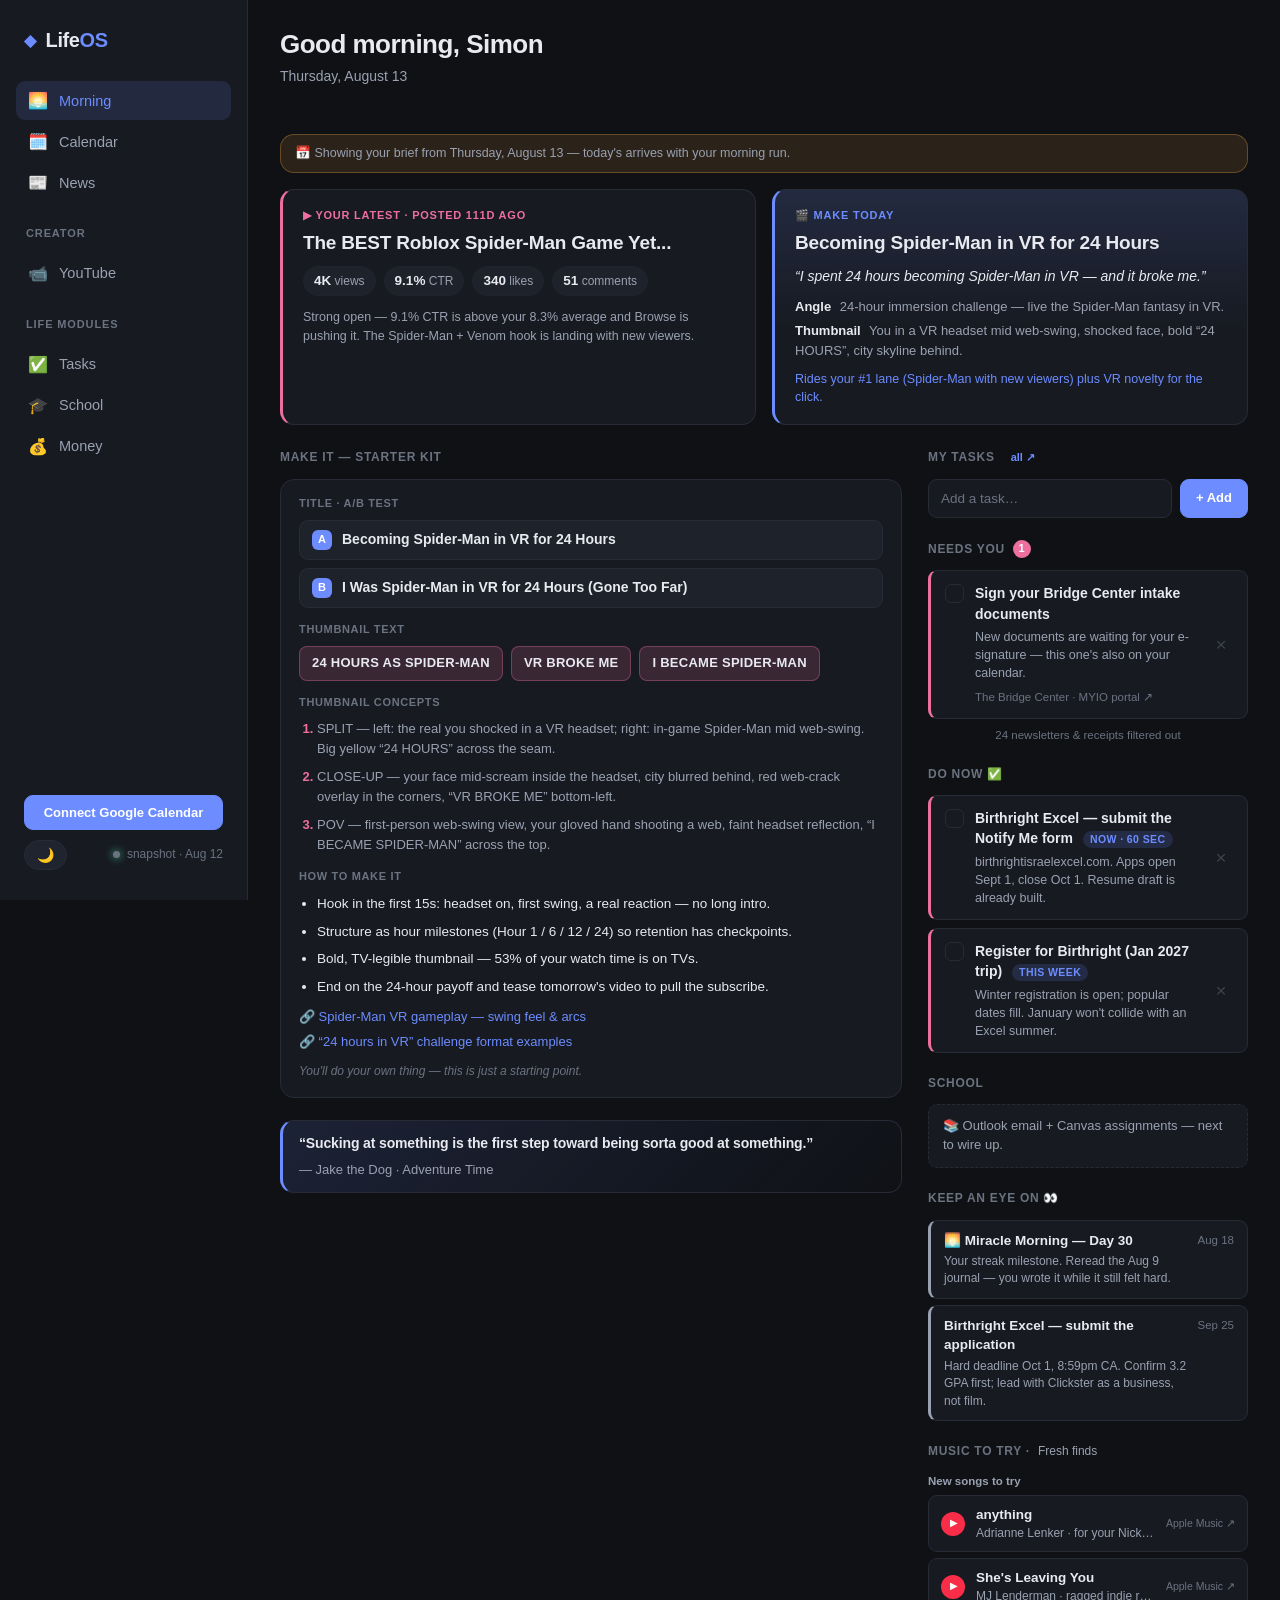
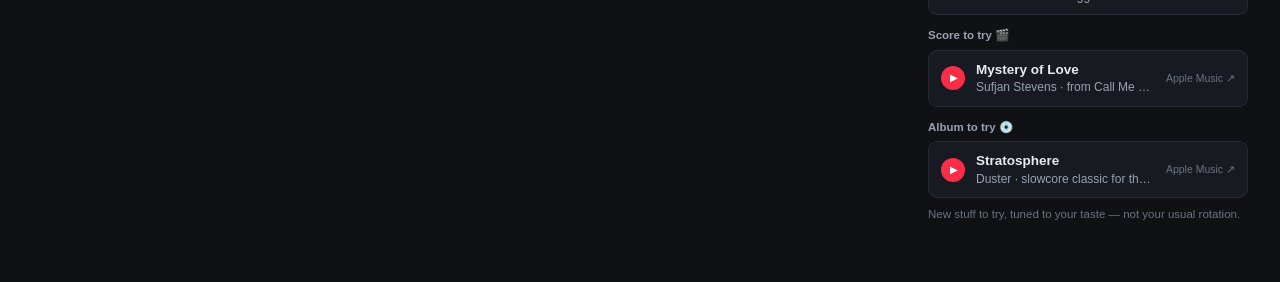
<file: index.html>
<!DOCTYPE html>
<html lang="en" data-theme="dark">
<head>
  <meta charset="UTF-8" />
  <meta name="viewport" content="width=device-width, initial-scale=1.0, viewport-fit=cover" />
  <meta name="theme-color" content="#0f1115" media="(prefers-color-scheme: dark)" />
  <meta name="theme-color" content="#f5f6f9" media="(prefers-color-scheme: light)" />
  <meta name="apple-mobile-web-app-capable" content="yes" />
  <meta name="apple-mobile-web-app-status-bar-style" content="black-translucent" />
  <title>Life OS — Dashboard</title>
  <link rel="preconnect" href="https://fonts.googleapis.com" />
  <link rel="stylesheet" href="styles.css" />
  <link rel="icon" href="data:image/svg+xml,<svg xmlns='http://www.w3.org/2000/svg' viewBox='0 0 100 100'><text y='.9em' font-size='90'>🗓️</text></svg>" />
  <script src="https://accounts.google.com/gsi/client" async defer></script>
</head>
<body>
  <div class="app">
    <!-- Sidebar -->
    <aside class="sidebar">
      <div class="brand">
        <span class="brand-mark">◆</span>
        <span class="brand-name">Life<span>OS</span></span>
      </div>

      <nav class="nav">
        <button class="nav-item active" data-view="morning">
          <span class="nav-ico">🌅</span> Morning
        </button>
        <button class="nav-item" data-view="calendar">
          <span class="nav-ico">🗓️</span> Calendar
        </button>
        <button class="nav-item" data-view="news">
          <span class="nav-ico">📰</span> News
        </button>
      </nav>

      <div class="nav-section-label">Creator</div>
      <nav class="nav">
        <button class="nav-item" data-view="youtube">
          <span class="nav-ico">📹</span> YouTube
        </button>
      </nav>

      <div class="nav-section-label">Life modules</div>
      <nav class="nav">
        <button class="nav-item" data-view="tasks">
          <span class="nav-ico">✅</span> Tasks
        </button>
        <button class="nav-item" data-view="school">
          <span class="nav-ico">🎓</span> School
        </button>
        <button class="nav-item" data-view="money">
          <span class="nav-ico">💰</span> Money
        </button>
      </nav>

      <div class="sidebar-foot">
        <div class="conn" id="conn"></div>
        <div class="foot-row">
          <button id="themeToggle" class="theme-toggle" title="Toggle theme">
            <span class="tt-dark">🌙</span><span class="tt-light">☀️</span>
          </button>
          <div class="sync">
            <span class="sync-dot" id="syncDot"></span>
            <span id="syncLabel">—</span>
          </div>
        </div>
      </div>
    </aside>

    <!-- Main -->
    <main class="main">
      <header class="topbar">
        <div>
          <h1 id="viewTitle">Today</h1>
          <p id="viewSub" class="sub"></p>
        </div>
        <div class="topbar-right">
          <div class="legend" id="legend"></div>
        </div>
      </header>

      <!-- Stat strip -->
      <section class="stats" id="stats"></section>

      <!-- View slot -->
      <section class="view" id="view"></section>
    </main>
  </div>

  <script src="config.js"></script>
  <script src="session.js"></script>
  <script src="data/events.js"></script>
  <script src="data/youtube.js"></script>
  <script src="data/brief.js"></script>
  <script src="data/money.js"></script>
  <script src="data/school.js"></script>
  <script src="google.js"></script>
  <script src="ytstudio.js"></script>
  <script src="plaid.js"></script>
  <script src="app.js"></script>
</body>
</html>
</file>
<file: styles.css>
/* ---------- Design tokens ---------- */
:root {
  --bg: #0f1115;
  --bg-elev: #171a21;
  --bg-elev-2: #1e222b;
  --line: #272b36;
  --line-soft: #20242e;
  --text: #e8eaf0;
  --text-dim: #9aa1b1;
  --text-faint: #6b7280;
  --accent: #6c8cff;
  --accent-soft: rgba(108, 140, 255, 0.14);
  --shadow: 0 8px 30px rgba(0, 0, 0, 0.35);
  --radius: 14px;
  --radius-sm: 9px;

  /* category colors */
  --c-work: #6c8cff;
  --c-health: #43c59e;
  --c-meal: #f5a742;
  --c-rest: #8b7cf6;
  --c-travel: #56b8e6;
  --c-social: #ec6f9e;
  --c-brief: #9aa1b1;
  --c-personal: #6b7280;
}

:root[data-theme="light"] {
  --bg: #f5f6f9;
  --bg-elev: #ffffff;
  --bg-elev-2: #ffffff;
  --line: #e4e7ee;
  --line-soft: #eef0f5;
  --text: #1a1d24;
  --text-dim: #5a6273;
  --text-faint: #99a0b0;
  --accent: #4361ee;
  --accent-soft: rgba(67, 97, 238, 0.1);
  --shadow: 0 8px 30px rgba(20, 30, 60, 0.08);
}

* { box-sizing: border-box; margin: 0; padding: 0; }

html, body { height: 100%; }

body {
  font-family: -apple-system, BlinkMacSystemFont, "Segoe UI", Roboto, Helvetica, Arial, sans-serif;
  background: var(--bg);
  color: var(--text);
  -webkit-font-smoothing: antialiased;
  line-height: 1.45;
}

/* ---------- Layout ---------- */
.app {
  display: grid;
  grid-template-columns: 248px 1fr;
  min-height: 100vh;
}

.sidebar {
  background: var(--bg-elev);
  border-right: 1px solid var(--line);
  padding: 22px 16px;
  display: flex;
  flex-direction: column;
  gap: 6px;
  position: sticky;
  top: 0;
  height: 100vh;
}

.brand {
  display: flex;
  align-items: center;
  gap: 10px;
  padding: 4px 8px 20px;
  font-weight: 700;
  font-size: 20px;
  letter-spacing: -0.02em;
}
.brand-mark { color: var(--accent); font-size: 16px; }
.brand-name span { color: var(--accent); }

.nav-section-label {
  font-size: 11px;
  text-transform: uppercase;
  letter-spacing: 0.08em;
  color: var(--text-faint);
  padding: 18px 10px 6px;
  font-weight: 600;
}

.nav { display: flex; flex-direction: column; gap: 2px; }

.nav-item {
  display: flex;
  align-items: center;
  gap: 11px;
  width: 100%;
  padding: 10px 12px;
  border: none;
  background: transparent;
  color: var(--text-dim);
  font-size: 14.5px;
  font-weight: 500;
  border-radius: var(--radius-sm);
  cursor: pointer;
  text-align: left;
  transition: background 0.15s, color 0.15s;
  font-family: inherit;
}
.nav-item:hover:not(:disabled) { background: var(--line-soft); color: var(--text); }
.nav-item.active { background: var(--accent-soft); color: var(--accent); }
.nav-ico { font-size: 16px; width: 20px; text-align: center; }
.nav-item.soon { cursor: default; opacity: 0.55; }
.soon-tag {
  margin-left: auto;
  font-size: 10px;
  text-transform: uppercase;
  letter-spacing: 0.05em;
  background: var(--line);
  color: var(--text-faint);
  padding: 2px 6px;
  border-radius: 20px;
}

.sidebar-foot { margin-top: auto; display: flex; flex-direction: column; gap: 10px; padding: 8px; }
.foot-row { display: flex; align-items: center; justify-content: space-between; gap: 10px; }

/* connection controls */
.conn { display: flex; flex-direction: column; gap: 6px; }
.conn-btn {
  width: 100%; padding: 9px 12px; border-radius: var(--radius-sm);
  border: 1px solid var(--line); background: var(--line-soft); color: var(--text);
  font-size: 13px; font-weight: 600; cursor: pointer; font-family: inherit;
  transition: background 0.12s, opacity 0.12s;
}
.conn-btn:hover:not(:disabled) { background: var(--bg-elev-2); }
.conn-btn:disabled { opacity: 0.6; cursor: default; }
.conn-btn.primary { background: var(--accent); border-color: var(--accent); color: #fff; }
.conn-btn.primary:hover { opacity: 0.9; background: var(--accent); }
.conn-btn.ghost { background: transparent; color: var(--text-dim); }
.conn-hint { font-size: 11px; color: var(--text-faint); line-height: 1.4; }
.conn-hint code { background: var(--line-soft); padding: 1px 4px; border-radius: 4px; font-size: 10.5px; }
.conn-err { font-size: 11px; color: #e0655f; line-height: 1.4; }

.theme-toggle {
  background: var(--line-soft);
  border: 1px solid var(--line);
  color: var(--text);
  border-radius: 20px;
  padding: 6px 12px;
  cursor: pointer;
  font-size: 14px;
}
:root[data-theme="dark"] .tt-light { display: none; }
:root[data-theme="light"] .tt-dark { display: none; }

.sync { display: flex; align-items: center; gap: 7px; font-size: 12px; color: var(--text-faint); }
.sync-dot { width: 7px; height: 7px; border-radius: 50%; background: var(--c-health); box-shadow: 0 0 8px var(--c-health); }

/* ---------- Main ---------- */
.main { padding: 26px 32px 60px; max-width: 1200px; }

.topbar {
  display: flex;
  align-items: flex-start;
  justify-content: space-between;
  gap: 20px;
  margin-bottom: 22px;
}
.topbar h1 { font-size: 26px; font-weight: 700; letter-spacing: -0.02em; }
.sub { color: var(--text-dim); font-size: 14px; margin-top: 2px; }

.legend { display: flex; flex-wrap: wrap; gap: 10px 14px; justify-content: flex-end; max-width: 440px; }
.legend-item { display: flex; align-items: center; gap: 6px; font-size: 12px; color: var(--text-dim); }
.legend-dot { width: 9px; height: 9px; border-radius: 3px; }

/* ---------- Stats ---------- */
.stats {
  display: grid;
  grid-template-columns: repeat(4, 1fr);
  gap: 14px;
  margin-bottom: 26px;
}
.stat {
  background: var(--bg-elev);
  border: 1px solid var(--line);
  border-radius: var(--radius);
  padding: 16px 18px;
}
.stat-label { font-size: 12px; color: var(--text-faint); text-transform: uppercase; letter-spacing: 0.05em; font-weight: 600; }
.stat-value { font-size: 24px; font-weight: 700; margin-top: 6px; letter-spacing: -0.02em; }
.stat-sub { font-size: 12.5px; color: var(--text-dim); margin-top: 2px; }
.stat-value.accent { color: var(--accent); }

/* ---------- Calendar segmented toggle ---------- */
.cal-seg {
  display: inline-flex; gap: 3px; padding: 3px; margin-bottom: 20px;
  background: var(--bg-elev); border: 1px solid var(--line); border-radius: 11px;
}
.cal-seg-btn {
  font: inherit; font-size: 13px; font-weight: 600; cursor: pointer;
  padding: 7px 16px; border: none; border-radius: 8px; background: transparent; color: var(--text-dim);
  transition: background .12s, color .12s;
}
.cal-seg-btn:hover { color: var(--text); }
.cal-seg-btn.active { background: var(--accent); color: #fff; }

/* ---------- Today timeline ---------- */
.timeline { display: flex; flex-direction: column; gap: 2px; position: relative; }
.tl-now {
  display: flex; align-items: center; gap: 10px;
  color: var(--c-brief); font-size: 12px; font-weight: 600;
  margin: 8px 0;
}
.tl-now::after { content: ""; flex: 1; height: 1px; background: linear-gradient(90deg, var(--c-brief), transparent); }
.tl-now-dot { width: 8px; height: 8px; border-radius: 50%; background: var(--c-brief); box-shadow: 0 0 8px var(--c-brief); }

.event {
  display: grid;
  grid-template-columns: 92px 1fr;
  gap: 16px;
  padding: 11px 14px;
  border-radius: var(--radius-sm);
  border: 1px solid transparent;
  transition: background 0.12s, border-color 0.12s;
}
.event:hover { background: var(--bg-elev); border-color: var(--line); }
.event.past { opacity: 0.45; }
.event.current { background: var(--accent-soft); border-color: color-mix(in srgb, var(--accent) 40%, transparent); }
.event-time { font-size: 13px; color: var(--text-dim); font-variant-numeric: tabular-nums; padding-top: 1px; }
.event-time .dur { display: block; font-size: 11px; color: var(--text-faint); }
.event-body { display: flex; align-items: flex-start; gap: 11px; min-width: 0; }
.event-bar { width: 3px; align-self: stretch; border-radius: 3px; flex: none; margin-top: 2px; margin-bottom: 2px; }
.event-title { font-size: 14.5px; font-weight: 550; }
.event-loc { font-size: 12.5px; color: var(--text-dim); margin-top: 2px; }
.event-cat { font-size: 11px; color: var(--text-faint); text-transform: capitalize; }

.allday-strip { display: flex; flex-direction: column; gap: 6px; margin-bottom: 18px; }
.allday {
  display: flex; align-items: center; gap: 10px;
  background: var(--bg-elev); border: 1px solid var(--line);
  border-left: 3px solid var(--c-brief);
  padding: 9px 13px; border-radius: var(--radius-sm); font-size: 13.5px;
}

/* ---------- Week grid ---------- */
.week {
  display: grid;
  grid-template-columns: repeat(7, 1fr);
  gap: 10px;
}
.day-col {
  background: var(--bg-elev);
  border: 1px solid var(--line);
  border-radius: var(--radius);
  padding: 12px 10px;
  min-height: 180px;
  min-width: 0; /* allow 1fr columns to shrink instead of overflowing */
}
.day-col.is-today { border-color: var(--accent); box-shadow: 0 0 0 1px var(--accent); }
.day-head { text-align: center; padding-bottom: 10px; border-bottom: 1px solid var(--line-soft); margin-bottom: 10px; }
.day-dow { font-size: 11px; text-transform: uppercase; letter-spacing: 0.06em; color: var(--text-faint); font-weight: 600; }
.day-num { font-size: 20px; font-weight: 700; margin-top: 2px; }
.day-col.is-today .day-num { color: var(--accent); }
.day-events { display: flex; flex-direction: column; gap: 5px; }
.chip {
  display: flex; align-items: center; gap: 7px;
  font-size: 11.5px; padding: 5px 7px; border-radius: 7px;
  background: var(--bg-elev-2); border: 1px solid var(--line-soft);
  min-width: 0;
}
.chip-dot { width: 7px; height: 7px; border-radius: 2px; flex: none; }
.chip-time { color: var(--text-faint); font-variant-numeric: tabular-nums; flex: none; }
.chip-title { overflow: hidden; text-overflow: ellipsis; white-space: nowrap; }
.day-more { font-size: 11px; color: var(--text-faint); text-align: center; padding-top: 2px; }

/* ---------- Upcoming ---------- */
.up-group { margin-bottom: 26px; }
.up-date { font-size: 13px; font-weight: 600; color: var(--text-dim); margin-bottom: 8px; position: sticky; top: 0; }

/* ---------- YouTube view ---------- */
.yt-toolbar { display: flex; align-items: center; justify-content: space-between; gap: 12px; margin-bottom: 14px; flex-wrap: wrap; }
.yt-toolbar-left { display: flex; align-items: center; gap: 10px; flex-wrap: wrap; }
.yt-status { font-size: 12.5px; color: var(--text-faint); }
.yt-status.live { color: var(--c-health); font-weight: 600; }
.conn-btn.sm { width: auto; padding: 6px 12px; font-size: 12.5px; }
#ytErr:empty { display: none; }
#ytErr { margin: -6px 0 14px; }
.sheet-btn {
  display: inline-flex; align-items: center; gap: 7px;
  background: var(--c-health); color: #06281f; text-decoration: none;
  font-size: 13px; font-weight: 650; padding: 8px 14px; border-radius: 20px;
}
.sheet-btn:hover { opacity: 0.9; }

.yt-facts { display: flex; flex-wrap: wrap; gap: 8px; margin-bottom: 16px; }
.fact {
  font-size: 12px; font-weight: 600; color: var(--text-dim);
  background: var(--bg-elev); border: 1px solid var(--line);
  padding: 5px 11px; border-radius: 20px;
}

.insight {
  background: var(--accent-soft); border: 1px solid color-mix(in srgb, var(--accent) 30%, transparent);
  color: var(--text); font-size: 13.5px; line-height: 1.5;
  padding: 12px 16px; border-radius: var(--radius); margin-bottom: 22px;
}

.yt-grid { display: grid; grid-template-columns: 1fr 300px; gap: 24px; align-items: start; }
.yt-section-title {
  font-size: 12px; text-transform: uppercase; letter-spacing: 0.06em;
  color: var(--text-faint); font-weight: 700; margin: 4px 0 12px;
}
.yt-col .yt-section-title:not(:first-child) { margin-top: 26px; }

.ideas-grid { display: grid; grid-template-columns: repeat(3, 1fr); gap: 12px; }
.idea {
  background: var(--bg-elev); border: 1px solid var(--line); border-radius: var(--radius);
  padding: 14px; display: flex; flex-direction: column; gap: 8px;
}
.pill {
  align-self: flex-start; font-size: 10.5px; font-weight: 700; text-transform: uppercase;
  letter-spacing: 0.04em; padding: 3px 9px; border-radius: 20px;
}
.idea-title { font-size: 14.5px; font-weight: 650; line-height: 1.3; }
.idea-hook { font-size: 12.5px; color: var(--text-dim); line-height: 1.45; }
.idea-basis { font-size: 11.5px; color: var(--text-faint); line-height: 1.4; margin-top: auto; }

.pipe { display: flex; flex-direction: column; gap: 2px; }
.pipe-row {
  display: grid; grid-template-columns: 56px 10px 1fr auto; align-items: center; gap: 11px;
  padding: 9px 12px; border-radius: var(--radius-sm); border: 1px solid transparent;
}
.pipe-row:hover { background: var(--bg-elev); border-color: var(--line); }
.pipe-day { font-size: 12px; color: var(--text-faint); font-variant-numeric: tabular-nums; }
.pipe-dot { width: 8px; height: 8px; border-radius: 3px; }
.pipe-title { font-size: 13.5px; overflow: hidden; text-overflow: ellipsis; white-space: nowrap; }
.status-badge {
  font-size: 10.5px; font-weight: 650; text-transform: uppercase; letter-spacing: 0.04em;
  padding: 3px 9px; border-radius: 20px; white-space: nowrap;
}
.status-today   { background: var(--accent-soft); color: var(--accent); }
.status-planned { background: color-mix(in srgb, var(--c-health) 16%, transparent); color: var(--c-health); }
.status-backlog { background: var(--line-soft); color: var(--text-faint); }

.yt-side {
  background: var(--bg-elev); border: 1px solid var(--line);
  border-radius: var(--radius); padding: 16px 18px;
}
.traffic { display: flex; flex-direction: column; gap: 10px; margin-bottom: 4px; }
.traffic-row { display: grid; grid-template-columns: 84px 1fr 34px; align-items: center; gap: 9px; }
.traffic-label { font-size: 12px; color: var(--text-dim); }
.bar { height: 7px; background: var(--line-soft); border-radius: 4px; overflow: hidden; }
.bar-fill { display: block; height: 100%; background: var(--accent); border-radius: 4px; }
.traffic-pct { font-size: 12px; color: var(--text-dim); text-align: right; font-variant-numeric: tabular-nums; }

.topvids { display: flex; flex-direction: column; gap: 9px; }
.topvid { display: flex; align-items: baseline; justify-content: space-between; gap: 10px; }
.topvid-title { font-size: 12.5px; color: var(--text-dim); overflow: hidden; text-overflow: ellipsis; white-space: nowrap; }
.topvid-views { font-size: 12.5px; font-weight: 650; color: var(--text); font-variant-numeric: tabular-nums; flex: none; }

/* audience */
.aud-grid { display: grid; grid-template-columns: repeat(auto-fit, minmax(210px, 1fr)); gap: 14px; margin-bottom: 26px; }
.aud-card { background: var(--bg-elev); border: 1px solid var(--line); border-radius: var(--radius); padding: 14px 16px; }
.aud-h { font-size: 13px; font-weight: 650; margin-bottom: 12px; }
.aud-card .traffic-row { grid-template-columns: 68px 1fr 34px; }
.fmt-row { display: flex; align-items: center; justify-content: space-between; gap: 10px; padding: 5px 0; }
.fmt-label { font-size: 13px; font-weight: 550; }
.fmt-nums { font-size: 12px; color: var(--text-dim); }
.fmt-nums b { color: var(--text); }

/* ---------- Morning brief ---------- */
.quote-card {
  background: linear-gradient(135deg, var(--accent-soft), transparent);
  border: 1px solid var(--line); border-left: 3px solid var(--accent);
  border-radius: var(--radius); padding: 18px 22px; margin-bottom: 26px;
}
.quote-text { font-size: 18px; font-weight: 550; line-height: 1.45; letter-spacing: -0.01em; }
.quote-author { font-size: 13px; color: var(--text-dim); margin-top: 8px; }

.brief-grid { display: grid; grid-template-columns: 1fr 320px; gap: 26px; align-items: start; }
.sec-label {
  font-size: 12px; text-transform: uppercase; letter-spacing: 0.06em;
  color: var(--text-faint); font-weight: 700; margin: 0 0 12px;
  display: flex; align-items: center; gap: 8px;
}
.brief-main .sec-label:not(:first-child) { margin-top: 26px; }
.brief-side .sec-label:not(:first-child) { margin-top: 22px; }

.headline-card {
  display: block; text-decoration: none; color: inherit;
  background: var(--bg-elev); border: 1px solid var(--line); border-radius: var(--radius);
  padding: 18px 20px; transition: border-color 0.12s;
}
.headline-card:hover { border-color: var(--accent); }
.headline-title { font-size: 18px; font-weight: 650; line-height: 1.3; }
.headline-sum { font-size: 14px; color: var(--text-dim); line-height: 1.5; margin-top: 8px; }
.headline-src { font-size: 12px; color: var(--accent); font-weight: 600; margin-top: 10px; }

.fy-grid { display: flex; flex-direction: column; gap: 12px; }
.fy-card { background: var(--bg-elev); border: 1px solid var(--line); border-radius: var(--radius); padding: 14px 16px; }
.fy-tag {
  display: inline-block; font-size: 10.5px; font-weight: 700; text-transform: uppercase;
  letter-spacing: 0.04em; padding: 3px 9px; border-radius: 20px; margin-bottom: 9px;
}
.fy-text { font-size: 14px; line-height: 1.5; }
.fy-action { font-size: 13px; color: var(--text-dim); line-height: 1.5; margin-top: 8px; font-weight: 500; }
.fy-src { display: inline-block; font-size: 11.5px; color: var(--text-faint); margin-top: 8px; text-decoration: none; }
.fy-src:hover { color: var(--accent); }

.need-count {
  background: var(--c-social); color: #fff; font-size: 11px; font-weight: 700;
  min-width: 18px; height: 18px; padding: 0 5px; border-radius: 20px;
  display: inline-flex; align-items: center; justify-content: center;
}
.needs { display: flex; flex-direction: column; gap: 8px; }
.need-item {
  display: flex; align-items: flex-start; gap: 11px;
  background: var(--bg-elev); border: 1px solid var(--line);
  border-left: 3px solid var(--c-social); border-radius: var(--radius-sm);
  padding: 12px 14px; transition: border-color 0.12s, opacity 0.12s;
}
.need-item:hover { border-color: var(--c-social); }
.need-body { flex: 1; min-width: 0; text-decoration: none; color: inherit; }
.need-check {
  flex: none; width: 19px; height: 19px; margin-top: 1px; padding: 0;
  border: 1.5px solid var(--line); border-radius: 6px; background: transparent;
  cursor: pointer; display: flex; align-items: center; justify-content: center;
  transition: background 0.12s, border-color 0.12s;
}
.need-check::after { content: "✓"; font-size: 12px; font-weight: 800; line-height: 1; color: transparent; }
.need-check:hover { border-color: var(--c-health); }
.need-check[aria-checked="true"] { background: var(--c-health); border-color: var(--c-health); }
.need-check[aria-checked="true"]::after { color: #06281f; }
.need-item.done { opacity: 0.5; }
.need-item.done .need-title { text-decoration: line-through; }
.need-title { font-size: 14px; font-weight: 600; }
.need-why { font-size: 12.5px; color: var(--text-dim); line-height: 1.45; margin-top: 4px; }
.need-from { font-size: 11.5px; color: var(--text-faint); margin-top: 7px; }
.need-filtered { font-size: 11.5px; color: var(--text-faint); margin-top: 8px; text-align: center; }
.task-when { display: inline-block; margin-left: 6px; font-size: 10.5px; font-weight: 700; text-transform: uppercase; letter-spacing: .04em; color: var(--accent); background: color-mix(in srgb, var(--accent) 16%, transparent); padding: 1px 7px; border-radius: 999px; vertical-align: middle; }
.need-del {
  flex: none; align-self: center; width: 24px; height: 24px; padding: 0; margin-left: 2px;
  border: none; background: transparent; color: var(--text-faint);
  font-size: 19px; line-height: 1; cursor: pointer; border-radius: 6px; opacity: .45;
  transition: opacity .12s, background .12s, color .12s;
}
.need-del:hover { opacity: 1; color: var(--c-social); background: color-mix(in srgb, var(--c-social) 15%, transparent); }
/* Add-a-task input */
.task-add { display: flex; gap: 8px; margin-bottom: 12px; }
.task-add.big { margin-bottom: 18px; }
.task-add-input {
  flex: 1; min-width: 0; font: inherit; font-size: 13.5px; padding: 9px 12px;
  border-radius: var(--radius-sm); border: 1px solid var(--line); background: var(--bg-elev); color: var(--text);
}
.task-add-input::placeholder { color: var(--text-faint); }
.task-add-input:focus { outline: none; border-color: var(--accent); }
.task-add-btn {
  flex: none; font: inherit; font-size: 13px; font-weight: 600; padding: 9px 15px;
  border-radius: var(--radius-sm); border: 1px solid var(--accent); background: var(--accent); color: #fff; cursor: pointer;
}
.task-add-btn:hover { opacity: .9; }
/* Tasks tab */
.tasks-wrap { max-width: 660px; }
.tasks-wrap .needs { margin-bottom: 6px; }
.tasks-count { font-size: 13px; color: var(--text-dim); margin-bottom: 14px; font-weight: 600; }
.sec-link { font-size: 11px; font-weight: 600; color: var(--accent); text-decoration: none; text-transform: none; letter-spacing: 0; margin-left: 8px; cursor: pointer; }
.sec-link:hover { text-decoration: underline; }
.need-item.task.done .task-when { opacity: .5; }

.soon-card {
  background: var(--bg-elev); border: 1px dashed var(--line);
  border-radius: var(--radius-sm); padding: 12px 14px;
  font-size: 13px; color: var(--text-dim);
}
.watch-list { display: flex; flex-direction: column; gap: 6px; }
.watch-item {
  display: flex; align-items: flex-start; gap: 10px; text-decoration: none; color: inherit;
  background: var(--bg-elev); border: 1px solid var(--line); border-left: 3px solid var(--c-brief);
  border-radius: var(--radius-sm); padding: 10px 13px; transition: border-color 0.12s;
}
.watch-item:hover { border-color: var(--c-brief); }
.watch-main { flex: 1; min-width: 0; }
.watch-title { font-size: 13.5px; font-weight: 600; }
.watch-note { font-size: 12px; color: var(--text-dim); line-height: 1.45; margin-top: 3px; }
.watch-when { flex: none; font-size: 11.5px; color: var(--text-faint); white-space: nowrap; padding-top: 1px; }
.watch-when.soon { color: var(--c-social); font-weight: 700; }

.music-vibe { color: var(--text-dim); text-transform: none; letter-spacing: 0; font-weight: 500; }
.music-sub { font-size: 11.5px; font-weight: 650; color: var(--text-dim); margin: 12px 0 6px; }
.music-sub:first-child { margin-top: 0; }
.music-list { display: flex; flex-direction: column; gap: 6px; }
.music-pick {
  display: flex; align-items: center; gap: 11px; text-decoration: none; color: inherit;
  background: var(--bg-elev); border: 1px solid var(--line); border-radius: var(--radius-sm);
  padding: 9px 12px; transition: border-color 0.12s;
}
.music-pick:hover { border-color: #fa2d48; }
.music-play {
  flex: none; width: 24px; height: 24px; border-radius: 50%;
  background: #fa2d48; color: #fff; font-size: 10px;
  display: flex; align-items: center; justify-content: center; padding-left: 2px;
}
.music-meta { display: flex; flex-direction: column; min-width: 0; flex: 1; }
.music-title { font-size: 13.5px; font-weight: 600; overflow: hidden; text-overflow: ellipsis; white-space: nowrap; }
.music-artist { font-size: 12px; color: var(--text-dim); overflow: hidden; text-overflow: ellipsis; white-space: nowrap; }
.music-open { flex: none; font-size: 10.5px; color: var(--text-faint); }
.music-note { font-size: 11.5px; color: var(--text-faint); margin-top: 8px; line-height: 1.4; }
.need-item.school { border-left-color: var(--c-work); }
.need-item.school:hover { border-color: var(--c-work); }
.miss { font-size: 10px; font-weight: 700; text-transform: uppercase; color: #fff; background: var(--c-social); padding: 1px 6px; border-radius: 10px; margin-left: 4px; }
.live-dot { width: 7px; height: 7px; border-radius: 50%; background: var(--c-health); box-shadow: 0 0 7px var(--c-health); display: inline-block; }

/* Tablet / narrow: collapse the two-column content layouts.
   minmax(0, …) lets the single track shrink below its content's min-content
   width instead of blowing the layout out horizontally. */
@media (max-width: 900px) {
  .brief-grid, .yt-grid, .creator-hero { grid-template-columns: minmax(0, 1fr); }
  .ideas-grid { grid-template-columns: repeat(2, minmax(0, 1fr)); }
  .stats { grid-template-columns: repeat(2, minmax(0, 1fr)); }
  .legend { justify-content: flex-start; max-width: none; }
}

/* ---------- Money ---------- */
.traffic.money .traffic-row { grid-template-columns: 150px 1fr 72px; }
.acct-type { font-size: 10.5px; color: var(--text-faint); text-transform: uppercase; letter-spacing: 0.04em; margin-left: 4px; }
.acct-bal { flex: none; font-size: 12.5px; font-weight: 650; font-variant-numeric: tabular-nums; text-align: right; min-width: 64px; }
.traffic-row .acct-bal { color: var(--text); }
.budget { margin-bottom: 8px; }
.budget-head { display: flex; justify-content: space-between; font-size: 13px; margin-bottom: 8px; }
.budget-head span:first-child { font-weight: 650; }
.budget-head span:last-child { color: var(--text-dim); }
.budget-bar { height: 12px; background: var(--line-soft); border-radius: 8px; overflow: hidden; }
.budget-fill { display: block; height: 100%; background: var(--c-health); border-radius: 8px; }
.budget-fill.over { background: var(--c-social); }
.subs { display: flex; flex-direction: column; gap: 2px; }
.sub-row { display: flex; align-items: center; justify-content: space-between; gap: 10px; padding: 8px 2px; border-bottom: 1px solid var(--line-soft); }
.sub-row:last-child { border-bottom: none; }
.sub-name { font-size: 13px; overflow: hidden; text-overflow: ellipsis; white-space: nowrap; }
.sub-amt { flex: none; font-size: 13px; font-weight: 650; font-variant-numeric: tabular-nums; }
.sub-cad { font-size: 11px; color: var(--text-faint); font-weight: 400; }
.money-acct { }

/* Money — bank-sync controls */
.money-ctl {
  display: flex; align-items: center; justify-content: space-between; gap: 14px; flex-wrap: wrap;
  padding: 12px 16px; margin-bottom: 16px;
  background: var(--panel, var(--card, rgba(127,127,127,.06))); border: 1px solid var(--line-soft); border-radius: var(--radius);
}
.money-conn { font-size: 13px; color: var(--text-dim); display: inline-flex; align-items: center; gap: 8px; }
.money-btns { display: inline-flex; gap: 8px; flex-wrap: wrap; }
.mbtn {
  font: inherit; font-size: 12.5px; font-weight: 600; cursor: pointer;
  padding: 7px 13px; border-radius: 8px; border: 1px solid var(--line); background: transparent; color: var(--text);
  transition: background .15s, border-color .15s, opacity .15s;
}
.mbtn:hover { background: color-mix(in srgb, var(--text) 8%, transparent); }
.mbtn:disabled { opacity: .55; cursor: default; }
.mbtn.accent { background: var(--accent); border-color: var(--accent); color: #fff; }
.mbtn.accent:hover { background: color-mix(in srgb, var(--accent) 88%, #000); }
.mbtn.ghost { color: var(--text-faint); }
.insight.ok { background: color-mix(in srgb, #43c59e 14%, transparent); border-color: color-mix(in srgb, #43c59e 32%, transparent); }
.acct-empty { font-size: 12.5px; color: var(--text-faint); padding: 8px 2px; }
/* ---------- School / academic planner ---------- */
.traffic.school .traffic-row { grid-template-columns: 150px 1fr 52px; }
.degree { margin-bottom: 22px; }
.degree-head { display: flex; justify-content: space-between; font-size: 13px; margin-bottom: 8px; }
.degree-head span:first-child { font-weight: 650; }
.degree-head span:last-child { color: var(--text-dim); }
.degree-bar { display: flex; height: 14px; background: var(--line-soft); border-radius: 8px; overflow: hidden; }
.degree-fill { display: block; height: 100%; background: var(--accent); }
.degree-fill.prog { background: color-mix(in srgb, var(--accent) 45%, transparent); }
.courses { display: flex; flex-direction: column; }
.course-row {
  display: grid; grid-template-columns: 66px 1fr auto auto; align-items: center; gap: 10px;
  padding: 8px 2px; border-bottom: 1px solid var(--line-soft); font-size: 13px;
}
.course-row:last-child { border-bottom: none; }
.course-code { font-weight: 650; font-variant-numeric: tabular-nums; color: var(--text-dim); font-size: 12px; }
.course-title { overflow: hidden; text-overflow: ellipsis; white-space: nowrap; }
.course-term { color: var(--text-faint); font-size: 11px; margin-left: 8px; }
.course-grade { font-weight: 650; color: var(--c-health); font-size: 12.5px; }
.course-cr { color: var(--text-faint); font-size: 12px; min-width: 18px; text-align: right; }
.abroad-card {
  background: color-mix(in srgb, var(--c-travel) 12%, transparent);
  border: 1px solid color-mix(in srgb, var(--c-travel) 32%, transparent);
  border-radius: var(--radius); padding: 14px 16px; margin-bottom: 22px;
}
.abroad-head { font-size: 14px; font-weight: 700; }
.abroad-loc { font-size: 13px; color: var(--text-dim); margin-top: 3px; }
.abroad-credits { font-size: 12px; color: var(--text-faint); margin-top: 2px; }
.abroad-courses { margin-top: 10px; }
.abroad-note { font-size: 12px; color: var(--text-dim); margin-top: 10px; line-height: 1.45; }
.abroad-courses:empty { display: none; }
.school-flags { display: flex; flex-direction: column; gap: 8px; margin-bottom: 20px; }
.school-flag {
  display: flex; align-items: flex-start; gap: 11px; text-decoration: none;
  padding: 11px 14px; border-radius: var(--radius);
  background: color-mix(in srgb, var(--c-meal) 12%, transparent);
  border: 1px solid color-mix(in srgb, var(--c-meal) 30%, transparent);
  color: var(--text); transition: background .12s;
}
.school-flag:hover { background: color-mix(in srgb, var(--c-meal) 18%, transparent); }
.school-flag.now { background: color-mix(in srgb, var(--c-social) 13%, transparent); border-color: color-mix(in srgb, var(--c-social) 34%, transparent); }
.flag-ico { font-size: 15px; line-height: 1.3; flex: none; }
.flag-body { display: flex; flex-direction: column; gap: 2px; min-width: 0; }
.flag-title { font-size: 13.5px; font-weight: 600; }
.flag-why { font-size: 12.5px; color: var(--text-dim); line-height: 1.45; }
/* This-term class schedule */
.cl-week { display: grid; grid-template-columns: repeat(auto-fit, minmax(120px, 1fr)); gap: 10px; margin-bottom: 22px; }
.cl-day { background: var(--bg-elev); border: 1px solid var(--line); border-radius: var(--radius-sm); padding: 10px 9px; min-width: 0; }
.cl-day-h { font-size: 11px; text-transform: uppercase; letter-spacing: 0.06em; color: var(--text-faint); font-weight: 700; text-align: center; margin-bottom: 9px; }
.cl-block { background: var(--accent-soft); border: 1px solid color-mix(in srgb, var(--accent) 26%, transparent); border-radius: 7px; padding: 6px 8px; margin-bottom: 6px; }
.cl-block:last-child { margin-bottom: 0; }
.cl-code { font-size: 12px; font-weight: 650; }
.cl-time { font-size: 11px; color: var(--text-dim); font-variant-numeric: tabular-nums; }
.cl-room { font-size: 10.5px; color: var(--text-faint); }
.cl-empty { color: var(--text-faint); text-align: center; font-size: 12px; }
/* Requirement checker */
.check-summary { font-size: 13px; font-weight: 600; padding: 10px 14px; border-radius: var(--radius); margin-bottom: 10px; }
.check-summary.ok { background: color-mix(in srgb, var(--c-health) 13%, transparent); border: 1px solid color-mix(in srgb, var(--c-health) 30%, transparent); }
.check-summary.warn { background: color-mix(in srgb, var(--c-social) 13%, transparent); border: 1px solid color-mix(in srgb, var(--c-social) 30%, transparent); }
.checks { display: flex; flex-direction: column; margin-bottom: 22px; }
.check-row { display: grid; grid-template-columns: auto 1fr auto; align-items: center; gap: 11px; padding: 9px 2px; border-bottom: 1px solid var(--line-soft); }
.check-row:last-child { border-bottom: none; }
.check-ico { font-size: 14px; }
.check-body { display: flex; flex-direction: column; gap: 1px; min-width: 0; }
.check-course { font-size: 13px; font-weight: 600; overflow: hidden; text-overflow: ellipsis; white-space: nowrap; }
.check-label { font-size: 12px; color: var(--text-dim); }
.check-row.warn .check-label { color: var(--c-social); }
.check-cr { font-size: 11.5px; color: var(--text-faint); font-variant-numeric: tabular-nums; }

/* ---------- Creator command center (morning hero) ---------- */
.creator-hero { display: grid; grid-template-columns: minmax(0, 1fr) minmax(0, 1fr); gap: 16px; margin-bottom: 24px; }
.cr-card { display: block; text-decoration: none; color: inherit; border-radius: var(--radius); padding: 18px 20px; border: 1px solid var(--line); background: var(--bg-elev); }
.cr-latest { border-left: 3px solid var(--c-social); }
.cr-latest:hover { border-color: var(--c-social); }
.cr-today { border-left: 3px solid var(--accent); background: linear-gradient(180deg, var(--accent-soft), transparent 60%), var(--bg-elev); }
.creator-hero:has(.cr-empty) { grid-template-columns: 1fr; }
.cr-empty { grid-column: 1 / -1; font-size: 13.5px; color: var(--text-dim); line-height: 1.55; border-left: 3px solid var(--accent); }
.cr-empty b { color: var(--text); }
.cr-empty span { color: var(--text-faint); }
.cr-kicker { font-size: 11px; text-transform: uppercase; letter-spacing: 0.07em; font-weight: 700; color: var(--c-social); }
.cr-kicker.make { color: var(--accent); }
.cr-title { font-size: 19px; font-weight: 750; line-height: 1.25; margin: 7px 0 12px; letter-spacing: -0.01em; }
.cr-stats { display: flex; flex-wrap: wrap; gap: 8px; }
.cr-stat { font-size: 12px; color: var(--text-dim); background: var(--bg-elev-2); border: 1px solid var(--line-soft); padding: 4px 10px; border-radius: 20px; }
.cr-stat b { color: var(--text); font-size: 13.5px; font-variant-numeric: tabular-nums; }
.cr-note { font-size: 12.5px; color: var(--text-dim); line-height: 1.5; margin-top: 12px; }
.cr-hook { font-size: 14px; font-style: italic; color: var(--text); margin-bottom: 10px; }
.cr-line { font-size: 13px; color: var(--text-dim); line-height: 1.5; margin-top: 5px; }
.cr-line b { color: var(--text); font-weight: 650; margin-right: 5px; }
.cr-why { font-size: 12.5px; color: var(--accent); margin-top: 10px; }
.make-card { background: var(--bg-elev); border: 1px solid var(--line); border-radius: var(--radius); padding: 16px 18px; margin-bottom: 22px; }
.make-sub { font-size: 11px; text-transform: uppercase; letter-spacing: 0.06em; font-weight: 700; color: var(--text-faint); margin: 14px 0 8px; }
.make-sub:first-child { margin-top: 0; }
.make-titles { display: flex; flex-direction: column; gap: 8px; }
.make-title { display: flex; align-items: flex-start; gap: 10px; font-size: 14px; font-weight: 600; line-height: 1.35; padding: 9px 12px; border: 1px solid var(--line); border-radius: var(--radius-sm); background: var(--bg-elev-2); }
.make-title .ab { flex: none; width: 20px; height: 20px; border-radius: 6px; background: var(--accent); color: #fff; font-size: 11px; font-weight: 800; display: flex; align-items: center; justify-content: center; }
.thumb-texts { display: flex; flex-wrap: wrap; gap: 8px; }
.thumb-text {
  font-size: 13px; font-weight: 800; letter-spacing: 0.02em; text-transform: uppercase;
  padding: 7px 12px; border-radius: 8px; color: var(--text);
  background: color-mix(in srgb, var(--c-social) 16%, transparent);
  border: 1px solid color-mix(in srgb, var(--c-social) 34%, transparent);
}
.thumb-concepts { margin: 0 0 4px 18px; padding: 0; }
.thumb-concepts li { font-size: 13px; line-height: 1.55; margin-bottom: 8px; color: var(--text-dim); }
.thumb-concepts li::marker { color: var(--c-social); font-weight: 700; }
.thumb-ref { display: block; margin-bottom: 4px; }
.thumb-ref img { display: block; width: 100%; max-width: 420px; border-radius: var(--radius-sm); border: 1px solid var(--line); }
.make-guides { margin: 0 0 4px 18px; padding: 0; }
.make-guides li { font-size: 13.5px; line-height: 1.6; margin-bottom: 6px; }
.make-refs { display: flex; flex-direction: column; gap: 6px; margin-top: 10px; }
.make-refs a { font-size: 13px; color: var(--accent); text-decoration: none; }
.make-refs a:hover { text-decoration: underline; }
.make-note { font-size: 12px; color: var(--text-faint); margin-top: 12px; font-style: italic; }
.quote-card.small { padding: 12px 16px; }
.quote-card.small .quote-text { font-size: 14px; }
.news-wrap { max-width: 760px; }

.brief-stale {
  font-size: 12.5px; color: var(--text-dim); line-height: 1.5;
  background: color-mix(in srgb, var(--c-meal) 12%, transparent);
  border: 1px solid color-mix(in srgb, var(--c-meal) 30%, transparent);
  padding: 9px 14px; border-radius: var(--radius); margin-bottom: 16px;
}

/* ---------- misc ---------- */
.empty { color: var(--text-faint); font-size: 14px; padding: 40px; text-align: center; }

/* ============================================================
   Phone: native app-style layout
   - sidebar  -> fixed BOTTOM tab bar (one-tap view switching)
   - brand + connection/theme -> fixed TOP app bar
   - safe-area insets keep clear of the notch + home indicator
   ============================================================ */
@media (max-width: 760px) {
  .app { display: block; }

  /* Content sits between the two fixed bars */
  .main {
    padding: calc(56px + env(safe-area-inset-top)) 14px calc(74px + env(safe-area-inset-bottom));
    max-width: none;
  }

  /* ---- BOTTOM tab bar (was the sidebar) ---- */
  .sidebar {
    position: fixed; left: 0; right: 0; bottom: 0; top: auto;
    height: auto; flex-direction: row; gap: 0;
    padding: 6px 4px calc(6px + env(safe-area-inset-bottom));
    border-right: none; border-top: 1px solid var(--line);
    background: var(--bg-elev);
    justify-content: space-around; align-items: stretch;
    z-index: 60;
    /* NB: no backdrop-filter here — it would trap the fixed top-bar children */
  }
  .sidebar .nav { display: contents; }                 /* flatten the 3 nav groups into one row */
  .nav-section-label, .nav-item.soon { display: none; }
  .nav-item {
    flex: 1; min-width: 0;
    flex-direction: column; align-items: center; justify-content: center;
    gap: 3px; padding: 5px 2px; border-radius: 10px;
    font-size: 10px; font-weight: 600; text-align: center; line-height: 1.1;
    color: var(--text-faint);
  }
  .nav-item:hover:not(:disabled) { background: transparent; color: var(--text-faint); }
  .nav-item.active { background: transparent; color: var(--accent); }
  .nav-ico { font-size: 21px; width: auto; }
  .soon-tag { display: none; }

  /* ---- TOP app bar (brand left, controls right) ---- */
  .brand {
    position: fixed; top: 0; left: 0;
    height: calc(52px + env(safe-area-inset-top));
    padding: env(safe-area-inset-top) 0 0 15px;
    display: flex; align-items: center; font-size: 18px; z-index: 61;
  }
  .sidebar-foot {
    position: fixed; top: 0; left: 0; right: 0;
    height: calc(52px + env(safe-area-inset-top));
    margin: 0; padding: env(safe-area-inset-top) 12px 0;
    flex-direction: row; align-items: center; justify-content: flex-end; gap: 8px;
    background: color-mix(in srgb, var(--bg-elev) 92%, transparent);
    -webkit-backdrop-filter: blur(12px); backdrop-filter: blur(12px);
    border-bottom: 1px solid var(--line); z-index: 60;
  }
  .sidebar-foot .conn { flex-direction: row; gap: 6px; }
  .sidebar-foot .conn-hint, .sidebar-foot .conn-err { display: none; }
  .conn-btn { width: auto; padding: 7px 12px; font-size: 12.5px; }
  .foot-row { gap: 8px; }
  .sync #syncLabel { display: none; }                  /* dot only on phone */

  /* ---- content density ---- */
  .topbar { flex-direction: column; align-items: flex-start; gap: 8px; margin-bottom: 16px; }
  .topbar h1 { font-size: 22px; }
  .stats { grid-template-columns: repeat(2, minmax(0, 1fr)); gap: 10px; margin-bottom: 20px; }
  .stat { padding: 13px 14px; }
  .stat-value { font-size: 20px; }
  .ideas-grid { grid-template-columns: minmax(0, 1fr); }

  .week { grid-template-columns: minmax(0, 1fr); gap: 8px; }
  .day-col { min-height: auto; }

  .event { grid-template-columns: 62px 1fr; gap: 10px; padding: 10px 8px; }

  .up-date { position: static; }                       /* don't tuck under the app bar */

  .money-ctl { align-items: flex-start; }
  .money-btns { width: 100%; }
}

/* Extra-tight phones */
@media (max-width: 380px) {
  .nav-item { font-size: 9px; }
  .nav-ico { font-size: 19px; }
  .stats { grid-template-columns: 1fr 1fr; gap: 8px; }
  .sidebar-foot .sync { display: none; }               /* reclaim room for the connect button */
  .conn-btn { padding: 6px 10px; font-size: 12px; }
}
</file>
